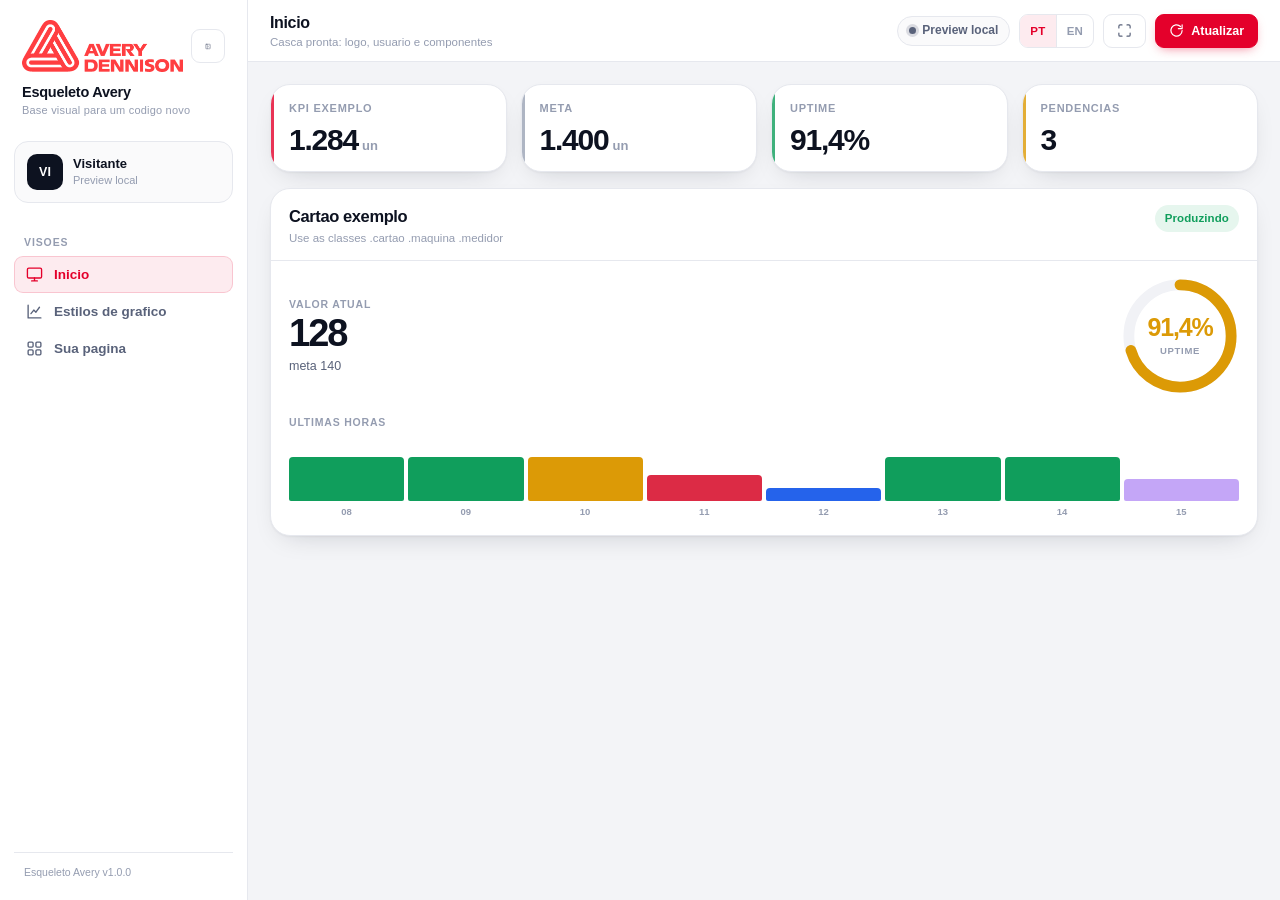
<file: esqueleto/index.html>
<!DOCTYPE html>
<html lang="pt-BR">
<head>
  <meta charset="utf-8">
  <meta name="viewport" content="width=device-width, initial-scale=1, viewport-fit=cover">
  <title>Esqueleto Avery</title>
  <link rel="stylesheet" href="estilos.css">
</head>

<body>
  <div class="casca" id="casca">

    <aside class="lateral">
      <div class="marca">
        <div class="marca-linha">
          <div class="marca-logo" role="img" aria-label="Avery Dennison"></div>
          <button type="button" class="botao botao-sidebar" id="botao-sidebar" title="Recolher menu"></button>
        </div>
        <div class="marca-textos">
          <div class="marca-nome" id="marca-nome">Esqueleto Avery</div>
          <div class="marca-sub" id="marca-sub">Base visual para um codigo novo</div>
        </div>
      </div>

      <div class="cartao-usuario">
        <div class="avatar" id="usuario-iniciais">--</div>
        <div class="usuario-dados">
          <div class="usuario-nome" id="usuario-nome">Carregando</div>
          <div class="usuario-papel" id="usuario-planta">&nbsp;</div>
        </div>
      </div>

      <nav id="nav"></nav>

      <div id="caixa-pendencias" class="caixa-pendencias"></div>

      <div class="lateral-rodape">
        <div id="rodape-versao">&nbsp;</div>
        <div id="rodape-fonte">&nbsp;</div>
      </div>
    </aside>

    <main class="principal">
      <header class="topo">
        <div>
          <div class="topo-titulo" id="topo-titulo">&nbsp;</div>
          <div class="topo-sub" id="topo-sub">&nbsp;</div>
        </div>

        <div class="topo-direita">
          <span class="pilula" id="pilula-estado">
            <span class="ponto"></span><span id="pilula-texto">&nbsp;</span>
          </span>
          <div class="seletor-idioma" id="seletor-idioma" role="group"></div>
          <button class="botao" id="botao-tela" title="Tela cheia"></button>
          <button class="botao primario" id="botao-atualizar"></button>
        </div>
      </header>

      <div class="nav-topo" id="nav-topo"></div>

      <div class="area-conteudo">
        <div class="conteudo" id="conteudo">
          <div class="esqueleto" style="height:110px;margin-bottom:16px"></div>
          <div class="esqueleto" style="height:280px"></div>
        </div>
      </div>
    </main>

  </div>

  <script>
    var PARAMETROS = {};
  </script>
  <script src="app.js"></script>
</body>
</html>
</file>
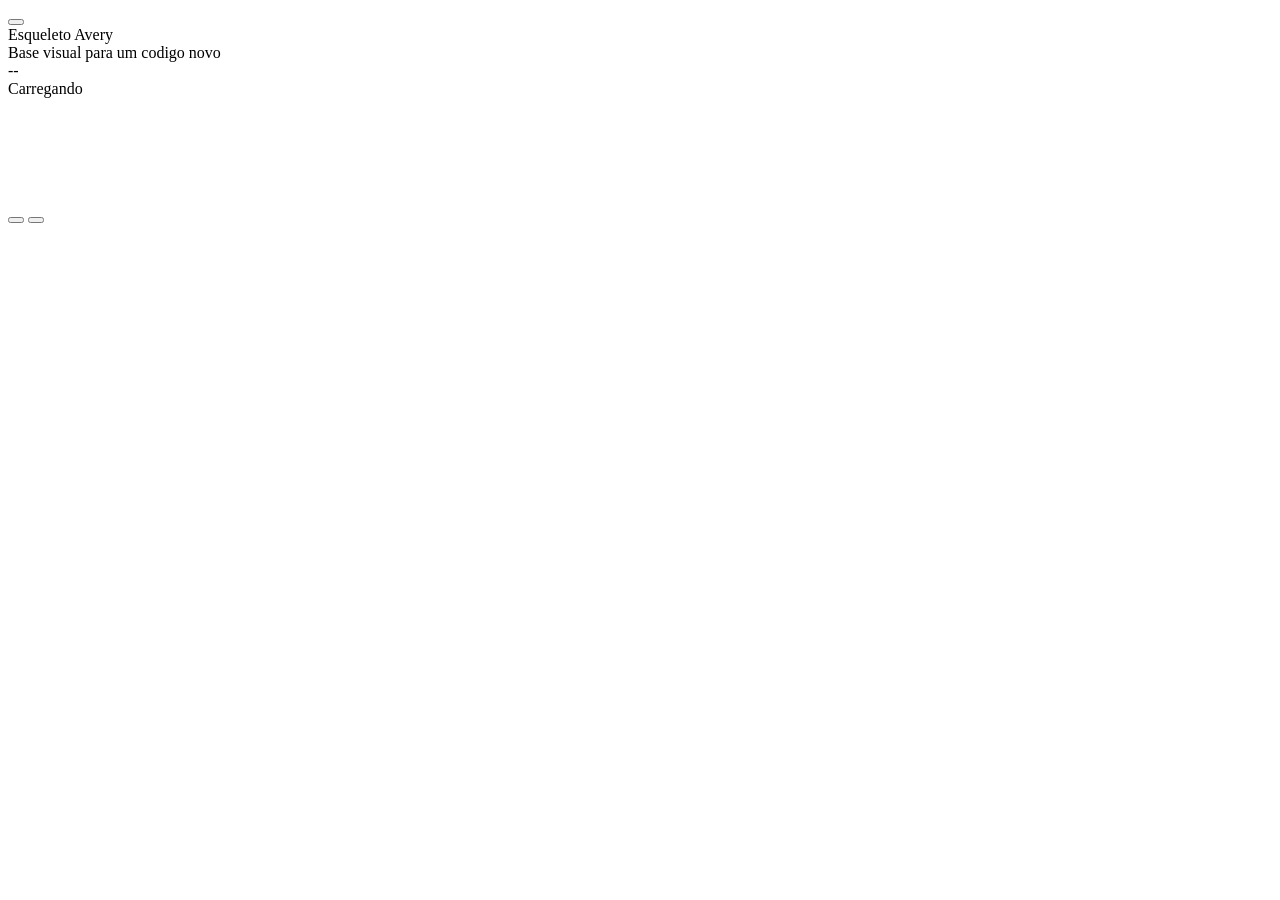
<file: esqueleto/apps-script/Index.html>
<!DOCTYPE html>
<html lang="pt-BR">
<head>
  <base target="_top">
  <meta charset="utf-8">
  <?!= include('Estilos'); ?>
</head>

<body>
  <div class="casca" id="casca">

    <aside class="lateral">
      <div class="marca">
        <div class="marca-linha">
          <div class="marca-logo" role="img" aria-label="Avery Dennison"></div>
          <button type="button" class="botao botao-sidebar" id="botao-sidebar" title="Recolher menu"></button>
        </div>
        <div class="marca-textos">
          <div class="marca-nome" id="marca-nome">Esqueleto Avery</div>
          <div class="marca-sub" id="marca-sub">Base visual para um codigo novo</div>
        </div>
      </div>

      <div class="cartao-usuario">
        <div class="avatar" id="usuario-iniciais">--</div>
        <div class="usuario-dados">
          <div class="usuario-nome" id="usuario-nome">Carregando</div>
          <div class="usuario-papel" id="usuario-planta">&nbsp;</div>
        </div>
      </div>

      <nav id="nav"></nav>

      <div id="caixa-pendencias" class="caixa-pendencias"></div>

      <div class="lateral-rodape">
        <div id="rodape-versao">&nbsp;</div>
        <div id="rodape-fonte">&nbsp;</div>
      </div>
    </aside>

    <main class="principal">
      <header class="topo">
        <div>
          <div class="topo-titulo" id="topo-titulo">&nbsp;</div>
          <div class="topo-sub" id="topo-sub">&nbsp;</div>
        </div>

        <div class="topo-direita">
          <span class="pilula" id="pilula-estado">
            <span class="ponto"></span><span id="pilula-texto">&nbsp;</span>
          </span>
          <div class="seletor-idioma" id="seletor-idioma" role="group"></div>
          <button class="botao" id="botao-tela" title="Tela cheia"></button>
          <button class="botao primario" id="botao-atualizar"></button>
        </div>
      </header>

      <div class="nav-topo" id="nav-topo"></div>

      <div class="area-conteudo">
        <div class="conteudo" id="conteudo">
          <div class="esqueleto" style="height:110px;margin-bottom:16px"></div>
          <div class="esqueleto" style="height:280px"></div>
        </div>
      </div>
    </main>

  </div>

  <script>
    var PARAMETROS = <?!= JSON.stringify(parametros) ?>;
  </script>
  <?!= include('App'); ?>
</body>
</html>
</file>
<file: esqueleto/estilos.css>
/* ==========================================================================
   Esqueleto visual Avery — extraido do Controle Hora por Hora.
   Sem CDN de proposito: o painel precisa sobreviver offline / TV de fabrica.
   Copie este arquivo para um codigo novo e troque so o conteudo da pagina.
   ========================================================================== */
/* ==========================================================================
   Design system. Sem dependencia externa de proposito: o painel fica ligado
   24 horas numa TV de fabrica e uma CDN indisponivel derrubaria o layout.
   ========================================================================== */

:root {
  --bg: #F3F4F7;
  --superficie: #FFFFFF;
  --superficie-2: #FAFAFB;
  --superficie-3: #F1F2F6;
  --linha: #E6E8EE;
  --linha-forte: #D6DAE3;

  --tinta: #0D1220;
  --tinta-2: #59627A;
  --tinta-3: #949CB0;

  --marca: #E4002B;
  --marca-escura: #B80023;
  --marca-suave: #FDEBEF;

  --verde: #109E5C;
  --verde-suave: #E6F6EE;
  --ambar: #DC9A06;
  --ambar-suave: #FEF4E0;
  --vermelho: #DC2B45;
  --vermelho-suave: #FDECEF;
  --azul: #2563EB;
  --azul-suave: #E8F0FE;
  --azul-claro: #38BDF8;
  --cinza: #9AA3B5;
  --cinza-suave: #F0F1F5;
  --roxo: #7C3AED;
  --roxo-suave: #F1EBFE;

  --raio-g: 20px;
  --raio: 14px;
  --raio-p: 9px;

  --sombra-1: 0 1px 2px rgba(13, 18, 32, .05);
  --sombra-2: 0 1px 2px rgba(13, 18, 32, .04), 0 10px 28px -14px rgba(13, 18, 32, .22);
  --sombra-3: 0 2px 4px rgba(13, 18, 32, .05), 0 24px 48px -20px rgba(13, 18, 32, .28);

  --fonte: -apple-system, BlinkMacSystemFont, 'Segoe UI Variable Text', 'Segoe UI',
           Inter, Roboto, 'Helvetica Neue', Arial, sans-serif;

  --lateral: 248px;
  --transicao: 180ms cubic-bezier(.4, 0, .2, 1);
  --logo-avery: url("[data-uri]");
}

* { box-sizing: border-box; }

html, body {
  margin: 0;
  padding: 0;
  height: 100%;
  background: var(--bg);
  color: var(--tinta);
  font-family: var(--fonte);
  font-size: 14px;
  line-height: 1.45;
  -webkit-font-smoothing: antialiased;
  text-rendering: optimizeLegibility;
}

body { overflow: hidden; }

.num {
  font-variant-numeric: tabular-nums;
  font-feature-settings: 'tnum' 1;
}

::-webkit-scrollbar { width: 10px; height: 10px; }
::-webkit-scrollbar-track { background: transparent; }
::-webkit-scrollbar-thumb {
  background: var(--linha-forte);
  border-radius: 99px;
  border: 3px solid var(--bg);
}


/* --------------------------------------------------------------- estrutura */

.casca {
  display: grid;
  grid-template-columns: var(--lateral) 1fr;
  height: 100vh;
  overflow: hidden;
  transition: grid-template-columns 180ms ease;
}

.casca.quiosque { grid-template-columns: 1fr; }
.casca.quiosque .lateral,
.casca.quiosque .topo { display: none; }

.lateral {
  background: var(--superficie);
  border-right: 1px solid var(--linha);
  display: flex;
  flex-direction: column;
  gap: 6px;
  padding: 18px 14px;
  overflow-y: auto;
}

.marca {
  display: flex;
  flex-direction: column;
  align-items: flex-start;
  gap: 10px;
  padding: 2px 8px 16px;
}

.marca-linha {
  display: flex;
  align-items: center;
  justify-content: space-between;
  gap: 8px;
  width: 100%;
}

.botao-sidebar {
  width: 34px;
  padding: 0;
  justify-content: center;
  flex-shrink: 0;
}

.marca-logo {
  display: block;
  flex: 1;
  min-width: 0;
  height: 52px;
  background-image: var(--logo-avery);
  background-repeat: no-repeat;
  background-position: left center;
  background-size: contain;
  flex-shrink: 1;
}

.marca-nome {
  font-weight: 700;
  font-size: 14.5px;
  letter-spacing: -.25px;
}

.marca-sub {
  font-size: 11px;
  color: var(--tinta-3);
  letter-spacing: .2px;
}

.cartao-usuario {
  background: var(--superficie-2);
  border: 1px solid var(--linha);
  border-radius: var(--raio);
  padding: 12px;
  display: flex;
  align-items: center;
  gap: 10px;
  margin-bottom: 14px;
}

.avatar {
  width: 36px;
  height: 36px;
  border-radius: 10px;
  background: var(--tinta);
  color: var(--superficie);
  display: grid;
  place-items: center;
  font-weight: 700;
  font-size: 12.5px;
  flex-shrink: 0;
}

.usuario-dados { min-width: 0; }

.usuario-nome {
  font-weight: 650;
  font-size: 13px;
  white-space: nowrap;
  overflow: hidden;
  text-overflow: ellipsis;
}

.usuario-papel { font-size: 11px; color: var(--tinta-3); }

.nav-titulo {
  font-size: 10.5px;
  font-weight: 700;
  letter-spacing: .9px;
  text-transform: uppercase;
  color: var(--tinta-3);
  padding: 12px 10px 6px;
}

.nav-item {
  display: flex;
  align-items: center;
  gap: 11px;
  padding: 9px 11px;
  border-radius: var(--raio-p);
  color: var(--tinta-2);
  font-weight: 550;
  font-size: 13.5px;
  cursor: pointer;
  border: 1px solid transparent;
  transition: background var(--transicao), color var(--transicao);
  user-select: none;
  width: 100%;
  background: transparent;
  font-family: var(--fonte);
  text-align: left;
}

.nav-item:hover { background: var(--superficie-3); color: var(--tinta); }

.nav-item.ativo {
  background: var(--marca-suave);
  color: var(--marca);
  border-color: rgba(228, 0, 43, .16);
  font-weight: 650;
}

.nav-item.desabilitado { opacity: .45; cursor: not-allowed; }
.nav-item.desabilitado:hover { background: transparent; color: var(--tinta-2); }

.nav-item svg { width: 17px; height: 17px; flex-shrink: 0; }

.nav-marca-breve {
  margin-left: auto;
  font-size: 9.5px;
  font-weight: 700;
  letter-spacing: .4px;
  text-transform: uppercase;
  color: var(--tinta-3);
  background: var(--superficie-3);
  padding: 2px 6px;
  border-radius: 5px;
}

.lateral-rodape {
  padding: 12px 10px 2px;
  font-size: 10.5px;
  color: var(--tinta-3);
  border-top: 1px solid var(--linha);
}

.casca.sidebar-recolhida { --lateral: 72px; }

.casca.sidebar-recolhida .lateral {
  padding: 14px 8px;
  overflow-x: hidden;
}

.casca.sidebar-recolhida .marca {
  align-items: center;
  padding: 2px 0 10px;
}

.casca.sidebar-recolhida .marca-linha { justify-content: center; }

.casca.sidebar-recolhida .marca-logo,
.casca.sidebar-recolhida .marca-textos,
.casca.sidebar-recolhida .usuario-dados,
.casca.sidebar-recolhida .nav-titulo,
.casca.sidebar-recolhida .nav-item > span:not(.sino-badge),
.casca.sidebar-recolhida .nav-marca-breve,
.casca.sidebar-recolhida .lateral-rodape {
  display: none;
}

.casca.sidebar-recolhida .cartao-usuario {
  justify-content: center;
  padding: 8px;
  margin-bottom: 8px;
}

.casca.sidebar-recolhida .nav-item {
  justify-content: center;
  padding: 10px 0;
}

.casca.sidebar-recolhida .sino-item .sino-badge {
  position: absolute;
  top: 2px;
  right: 2px;
  margin: 0;
  min-width: 16px;
  height: 16px;
  font-size: 9.5px;
  padding: 0 4px;
}

.casca.sidebar-recolhida .caixa-pendencias { padding-top: 4px; }


/* -------------------------------------------------------------------- topo */

.principal {
  display: flex;
  flex-direction: column;
  overflow: hidden;
  min-width: 0;
}

.topo {
  height: 62px;
  flex-shrink: 0;
  background: var(--superficie);
  border-bottom: 1px solid var(--linha);
  display: flex;
  align-items: center;
  gap: 14px;
  padding: 0 22px;
}

.topo-titulo { font-size: 16px; font-weight: 700; letter-spacing: -.35px; }
.topo-sub { font-size: 11.5px; color: var(--tinta-3); }
.topo-direita { margin-left: auto; display: flex; align-items: center; gap: 9px; }

.pilula {
  display: inline-flex;
  align-items: center;
  gap: 6px;
  height: 30px;
  padding: 0 11px;
  border-radius: 99px;
  font-size: 12px;
  font-weight: 600;
  border: 1px solid var(--linha);
  background: var(--superficie-2);
  color: var(--tinta-2);
  white-space: nowrap;
}

.pilula.ok { background: var(--verde-suave); color: var(--verde); border-color: transparent; }
.pilula.erro { background: var(--vermelho-suave); color: var(--vermelho); border-color: transparent; }

.ponto {
  width: 7px;
  height: 7px;
  border-radius: 99px;
  background: currentColor;
  box-shadow: 0 0 0 3px color-mix(in srgb, currentColor 20%, transparent);
}

.ponto.pulsa { animation: pulsar 2.4s ease-in-out infinite; }

@keyframes pulsar {
  0%, 100% { opacity: 1; }
  50% { opacity: .35; }
}

.botao {
  display: inline-flex;
  align-items: center;
  gap: 7px;
  height: 34px;
  padding: 0 13px;
  border-radius: var(--raio-p);
  border: 1px solid var(--linha);
  background: var(--superficie);
  color: var(--tinta-2);
  font-family: var(--fonte);
  font-size: 12.5px;
  font-weight: 600;
  cursor: pointer;
  transition: all var(--transicao);
  white-space: nowrap;
}

.botao:hover { background: var(--superficie-3); color: var(--tinta); border-color: var(--linha-forte); }
.botao:disabled { opacity: .55; cursor: wait; }
.botao svg { width: 15px; height: 15px; }

.seletor-idioma {
  display: inline-flex;
  border: 1px solid var(--linha);
  border-radius: var(--raio-p);
  overflow: hidden;
  height: 34px;
  background: var(--superficie);
}

.seletor-idioma button {
  border: 0;
  background: transparent;
  color: var(--tinta-3);
  font-family: var(--fonte);
  font-size: 11.5px;
  font-weight: 750;
  letter-spacing: .3px;
  padding: 0 10px;
  cursor: pointer;
}

.seletor-idioma button + button { border-left: 1px solid var(--linha); }
.seletor-idioma button:hover { color: var(--tinta); background: var(--superficie-3); }
.seletor-idioma button.ativo { background: var(--marca-suave); color: var(--marca); }

.botao.primario {
  background: var(--marca);
  border-color: var(--marca);
  color: #fff;
  box-shadow: 0 4px 12px -5px rgba(228, 0, 43, .6);
}

.botao.primario:hover { background: var(--marca-escura); border-color: var(--marca-escura); color: #fff; }
.botao.girando svg { animation: girar 900ms linear infinite; }

#botao-atualizar.pendente {
  background: var(--azul-claro);
  border-color: #0EA5E9;
  color: #fff;
  box-shadow: 0 4px 12px -5px rgba(14, 165, 233, .55);
}
#botao-atualizar.pendente:hover {
  background: #0EA5E9;
  border-color: #0284C7;
  color: #fff;
}
#botao-atualizar.carregando {
  background: var(--verde);
  border-color: var(--verde);
  color: #fff;
  box-shadow: 0 4px 12px -5px rgba(16, 158, 92, .55);
}
#botao-atualizar.carregando:hover {
  background: #0B8A4E;
  border-color: #0B8A4E;
  color: #fff;
}

@keyframes girar { to { transform: rotate(360deg); } }

.area-conteudo {
  position: relative;
  flex: 1;
  min-height: 0;
  display: flex;
  flex-direction: column;
}

.conteudo {
  flex: 1;
  overflow-y: auto;
  padding: 22px;
}

.overlay-carga {
  position: absolute;
  inset: 0;
  z-index: 40;
  display: none;
  align-items: flex-start;
  justify-content: center;
  padding-top: 18vh;
  background: rgba(243, 244, 247, .62);
  backdrop-filter: blur(1.5px);
  cursor: wait;
}
.casca.app-ocupado .overlay-carga { display: flex; }
.casca.app-ocupado { cursor: wait; }
.casca.quiosque .overlay-carga { display: none !important; }

.overlay-carga-caixa {
  display: inline-flex;
  align-items: center;
  gap: 10px;
  padding: 12px 16px;
  border-radius: 999px;
  background: var(--superficie);
  border: 1px solid var(--linha);
  box-shadow: var(--sombra-1);
  color: var(--tinta-2);
  font-size: 13.5px;
  font-weight: 650;
}
.overlay-carga-giro {
  width: 16px;
  height: 16px;
  border-radius: 50%;
  border: 2px solid var(--linha-forte);
  border-top-color: var(--verde);
  animation: girar 700ms linear infinite;
  flex-shrink: 0;
}

.nav-topo {
  display: none;
  gap: 6px;
  padding: 8px 16px;
  overflow-x: auto;
  background: var(--superficie);
  border-bottom: 1px solid var(--linha);
  flex-shrink: 0;
}

.nav-topo .nav-item {
  width: auto;
  flex-shrink: 0;
  padding: 7px 10px;
  font-size: 12.5px;
}

.nav-topo .nav-item svg { width: 15px; height: 15px; }

.casca.quiosque .conteudo { padding: 26px 30px; }

/* ------------------------------------------------------------------ cartao */

.cartao {
  background: var(--superficie);
  border: 1px solid var(--linha);
  border-radius: var(--raio-g);
  box-shadow: var(--sombra-2);
}

.grade-kpi {
  display: grid;
  grid-template-columns: repeat(auto-fit, minmax(210px, 1fr));
  gap: 14px;
  margin-bottom: 16px;
}

.grade-kpi-gerencial {
  grid-template-columns: repeat(2, minmax(210px, 1fr));
}

.grade-kpi-gerencial .kpi-valor { font-size: 42px; }

@media (max-width: 700px) {
  .grade-kpi-gerencial { grid-template-columns: 1fr; }
}

.kpi { padding: 16px 18px; position: relative; overflow: hidden; }

.kpi::after {
  content: '';
  position: absolute;
  inset: 0 auto 0 0;
  width: 3px;
  background: var(--cinza);
  opacity: .8;
}

.kpi.destaque::after { background: var(--marca); }
.kpi.verde::after { background: var(--verde); }
.kpi.ambar::after { background: var(--ambar); }
.kpi.vermelho::after { background: var(--vermelho); }

.kpi-rotulo {
  font-size: 11px;
  font-weight: 700;
  letter-spacing: .75px;
  text-transform: uppercase;
  color: var(--tinta-3);
  margin-bottom: 7px;
}

.kpi-valor {
  font-size: 30px;
  font-weight: 750;
  letter-spacing: -1.2px;
  line-height: 1.05;
}

.kpi-unidade { font-size: 13px; font-weight: 600; color: var(--tinta-3); margin-left: 4px; letter-spacing: 0; }
.kpi-apoio { font-size: 12px; color: var(--tinta-2); margin-top: 6px; }


/* --------------------------------------------------------- cartao maquina */

.grade-maquinas {
  display: grid;
  grid-template-columns: repeat(auto-fit, minmax(360px, 1fr));
  gap: 14px;
  overflow: visible;
}

.maquina { padding: 0; overflow: visible; display: flex; flex-direction: column; position: relative; }
.maquina:hover { z-index: 4; }

.maquina-topo {
  display: flex;
  align-items: flex-start;
  gap: 12px;
  padding: 16px 18px 13px;
  border-bottom: 1px solid var(--linha);
}

.maquina-nome { font-size: 16.5px; font-weight: 720; letter-spacing: -.4px; }
.maquina-setor { font-size: 11.5px; color: var(--tinta-3); margin-top: 1px; }

.selo-estado {
  margin-left: auto;
  display: inline-flex;
  align-items: center;
  gap: 6px;
  padding: 5px 10px;
  border-radius: 99px;
  font-size: 11.5px;
  font-weight: 700;
  letter-spacing: .1px;
  white-space: nowrap;
}

.e-PRODUZINDO { background: var(--verde-suave); color: var(--verde); }
.e-SETUP { background: var(--azul-suave); color: var(--azul); }
.e-PARADA, .e-PARADA_NAO_JUSTIFICADA { background: var(--vermelho-suave); color: var(--vermelho); }
.e-PARADA_PLANEJADA { background: var(--roxo-suave); color: var(--roxo); }
.e-NAO_DECLARADO { background: var(--ambar-suave); color: var(--ambar); }
.e-FORA_TURNO, .e-SEM_DADO { background: var(--cinza-suave); color: var(--tinta-3); }

.maquina-corpo { display: flex; gap: 18px; padding: 16px 18px; align-items: center; }

.bloco-atual { flex: 1; min-width: 0; }

.bloco-atual .rotulo {
  font-size: 10.5px;
  font-weight: 700;
  letter-spacing: .8px;
  text-transform: uppercase;
  color: var(--tinta-3);
}

.bloco-atual .valor {
  font-size: 38px;
  font-weight: 780;
  letter-spacing: -2px;
  line-height: 1.05;
  margin-top: 2px;
}

.bloco-atual .contra { font-size: 12.5px; color: var(--tinta-2); margin-top: 3px; }
.bloco-atual .item-atual {
  font-size: 12px;
  color: var(--tinta-2);
  margin-top: 8px;
  display: flex;
  align-items: center;
  gap: 6px;
  min-width: 0;
}

.bloco-atual .item-nome {
  min-width: 0;
  overflow: hidden;
  text-overflow: ellipsis;
  white-space: nowrap;
}

.bloco-atual .item-codigo {
  font-weight: 720;
  color: var(--tinta);
  letter-spacing: -.2px;
}

.medidor { position: relative; width: 118px; height: 118px; flex-shrink: 0; }
.medidor svg { transform: rotate(-90deg); }
.medidor-centro {
  position: absolute;
  inset: 0;
  display: grid;
  place-content: center;
  text-align: center;
}
.medidor-valor { font-size: 25px; font-weight: 780; letter-spacing: -1.2px; line-height: 1; }
.medidor-legenda {
  font-size: 9.5px;
  font-weight: 700;
  letter-spacing: .7px;
  text-transform: uppercase;
  color: var(--tinta-3);
  margin-top: 4px;
}

.maquina-rodape {
  display: grid;
  grid-template-columns: 1fr 1fr;
  border-top: 1px solid var(--linha);
  background: var(--superficie-2);
}

.resumo-celula { padding: 11px 18px; }
.resumo-celula + .resumo-celula { border-left: 1px solid var(--linha); }

.resumo-celula .rotulo {
  font-size: 10.5px;
  font-weight: 700;
  letter-spacing: .8px;
  text-transform: uppercase;
  color: var(--tinta-3);
}

.resumo-linha { display: flex; align-items: baseline; gap: 7px; margin-top: 3px; }
.resumo-valor { font-size: 17px; font-weight: 720; letter-spacing: -.5px; }
.resumo-pct { font-size: 12.5px; font-weight: 700; }

.pct-verde { color: var(--verde); }
.pct-ambar { color: var(--ambar); }
.pct-vermelho { color: var(--vermelho); }
.pct-neutro { color: var(--tinta-3); }


/* ------------------------------------------------------------ faixa horas */

.faixa { padding: 4px 18px 16px; overflow: visible; }

.faixa-cabecalho {
  display: flex;
  align-items: center;
  justify-content: space-between;
  font-size: 10.5px;
  font-weight: 700;
  letter-spacing: .8px;
  text-transform: uppercase;
  color: var(--tinta-3);
  margin-bottom: 9px;
}

.faixa-barras {
  display: flex;
  gap: 4px;
  align-items: flex-end;
  height: 80px;
  padding-top: 18px;
  box-sizing: border-box;
  overflow: visible;
}

.barra-slot {
  flex: 1;
  height: 100%;
  display: flex;
  flex-direction: column;
  justify-content: flex-end;
  gap: 4px;
  cursor: default;
  position: relative;
  overflow: visible;
}

.barra-slot.pendente,
.barra-slot.clicavel { cursor: pointer; }

.barra-wrap {
  position: relative;
  width: 100%;
  min-height: 3px;
  display: flex;
  flex-direction: column;
}

.barra {
  flex: 1;
  width: 100%;
  border-radius: 4px 4px 2px 2px;
  min-height: 3px;
  background: var(--cinza);
  transition: opacity var(--transicao);
}

.barra-slot:hover .barra { opacity: .75; }
.barra-slot.clicavel:hover .barra { opacity: 1; box-shadow: 0 0 0 2px var(--linha-forte); }
.barra-slot.pendente:hover .barra { opacity: 1; box-shadow: 0 0 0 2px var(--ambar); }

.barra-alerta {
  position: absolute;
  left: 50%;
  bottom: 100%;
  transform: translateX(-50%);
  margin-bottom: 3px;
  width: 16px;
  height: 16px;
  border-radius: 50%;
  background: var(--ambar);
  color: #fff;
  font-size: 11px;
  font-weight: 800;
  line-height: 16px;
  text-align: center;
  z-index: 3;
  box-shadow: 0 0 0 2px var(--superficie);
  pointer-events: none;
}

.cel-alerta {
  top: 3px;
  right: 3px;
  left: auto;
  bottom: auto;
  margin-bottom: 0;
  transform: none;
  width: 14px;
  height: 14px;
  font-size: 10px;
  line-height: 14px;
}

td.celula.pendente,
td.celula.clicavel { cursor: pointer; }
td.celula .cel-alerta { z-index: 6; }

.barra.b-PRODUZINDO { background: var(--verde); }
.barra.b-ATENCAO { background: var(--ambar); }
.barra.b-ABAIXO { background: var(--vermelho); }
.barra.b-SETUP { background: var(--azul); }
.barra.b-PARADA, .barra.b-PARADA_NAO_JUSTIFICADA { background: var(--vermelho); opacity: .35; }
.barra.b-PARADA_PLANEJADA { background: var(--roxo); opacity: .45; }
.barra.b-NAO_DECLARADO {
  background: repeating-linear-gradient(45deg, var(--ambar) 0 4px, transparent 4px 8px);
  border: 1px solid var(--ambar);
}
.barra.b-FORA_TURNO, .barra.b-SEM_DADO { background: var(--linha-forte); }

.barra-hora {
  font-size: 9.5px;
  color: var(--tinta-3);
  text-align: center;
  font-weight: 600;
}

.dica {
  position: absolute;
  bottom: calc(100% + 6px);
  left: 50%;
  transform: translateX(-50%);
  background: var(--tinta);
  color: var(--superficie);
  padding: 10px 12px;
  border-radius: var(--raio-p);
  font-size: 11.5px;
  line-height: 1.45;
  white-space: normal;
  width: max-content;
  max-width: min(240px, 62vw);
  text-align: left;
  opacity: 0;
  pointer-events: none;
  transition: opacity var(--transicao);
  z-index: 50;
  box-shadow: var(--sombra-3);
}

.barra-slot:hover { z-index: 6; }
.barra-slot:hover .dica { opacity: 1; }
.barra-slot:first-child .dica,
.barra-slot:nth-child(2) .dica {
  left: 0;
  transform: none;
}
.barra-slot:last-child .dica,
.barra-slot:nth-last-child(2) .dica {
  left: auto;
  right: 0;
  transform: none;
}
.dica b { font-weight: 700; display: block; margin-bottom: 2px; }

/* ------------------------------------------------------------- hora a hora */

.matriz-envolucro { overflow-x: auto; padding: 4px; }

table.matriz { border-collapse: separate; border-spacing: 4px; width: 100%; }

table.matriz th {
  font-size: 10.5px;
  font-weight: 700;
  letter-spacing: .5px;
  text-transform: uppercase;
  color: var(--tinta-3);
  text-align: center;
  padding: 4px 2px;
  white-space: nowrap;
}

table.matriz th.col-maquina { text-align: left; padding-left: 12px; min-width: 150px; }

table.matriz td.celula-maquina {
  font-size: 13.5px;
  font-weight: 680;
  letter-spacing: -.2px;
  padding: 8px 12px;
  background: var(--superficie);
  border: 1px solid var(--linha);
  border-radius: var(--raio-p);
  white-space: nowrap;
  position: sticky;
  left: 0;
  z-index: 2;
  cursor: pointer;
}

table.matriz td.celula-maquina:hover,
table.matriz tr.pareto-ativa td.celula-maquina {
  border-color: var(--marca);
  background: var(--marca-suave);
}

th .matriz-dia {
  display: block;
  font-size: 9px;
  color: var(--tinta-3);
  margin-bottom: 2px;
}

td.celula {
  min-width: 62px;
  height: 52px;
  border-radius: var(--raio-p);
  text-align: center;
  padding: 5px 3px;
  border: 1px solid transparent;
  transition: transform var(--transicao);
  position: relative;
}

td.celula:hover { transform: scale(1.06); z-index: 5; }
td.celula .qtd { font-size: 12.5px; font-weight: 700; letter-spacing: -.3px; }
td.celula .pct { font-size: 10.5px; font-weight: 650; opacity: .82; margin-top: 1px; }

.c-verde { background: var(--verde-suave); color: var(--verde); border-color: color-mix(in srgb, var(--verde) 22%, transparent); }
.c-ambar { background: var(--ambar-suave); color: var(--ambar); border-color: color-mix(in srgb, var(--ambar) 22%, transparent); }
.c-vermelho { background: var(--vermelho-suave); color: var(--vermelho); border-color: color-mix(in srgb, var(--vermelho) 22%, transparent); }
.c-azul { background: var(--azul-suave); color: var(--azul); border-color: color-mix(in srgb, var(--azul) 22%, transparent); }
.c-roxo { background: var(--roxo-suave); color: var(--roxo); border-color: color-mix(in srgb, var(--roxo) 22%, transparent); }
.c-neutro { background: var(--superficie-3); color: var(--tinta-3); }
.c-vazio { background: transparent; border: 1px dashed var(--linha); color: var(--tinta-3); }
.c-tracejado {
  background: var(--ambar-suave);
  color: var(--ambar);
  border: 1px dashed var(--ambar);
}

.legenda { display: flex; flex-wrap: wrap; gap: 14px; padding: 14px 18px; align-items: center; }
.legenda-item { display: flex; align-items: center; gap: 7px; font-size: 11.5px; color: var(--tinta-2); font-weight: 550; }
.legenda-cor { width: 13px; height: 13px; border-radius: 4px; }

/* ---------------------------------------------------------------- avisos */

.secao-titulo {
  display: flex;
  align-items: center;
  gap: 9px;
  font-size: 12px;
  font-weight: 700;
  letter-spacing: .7px;
  text-transform: uppercase;
  color: var(--tinta-3);
  margin: 22px 2px 11px;
}

.secao-titulo::after { content: ''; flex: 1; height: 1px; background: var(--linha); }

.aviso {
  display: flex;
  align-items: flex-start;
  gap: 10px;
  padding: 11px 14px;
  border-radius: var(--raio);
  font-size: 13px;
  font-weight: 550;
  border: 1px solid transparent;
  margin-bottom: 8px;
}

.aviso.atencao { background: var(--ambar-suave); color: var(--ambar); border-color: color-mix(in srgb, var(--ambar) 20%, transparent); }
.aviso.critico { background: var(--vermelho-suave); color: var(--vermelho); border-color: color-mix(in srgb, var(--vermelho) 20%, transparent); }
.aviso.ok { background: var(--verde-suave); color: var(--verde); border-color: color-mix(in srgb, var(--verde) 20%, transparent); }
.aviso svg { width: 16px; height: 16px; flex-shrink: 0; margin-top: 1px; }

.caixa-pendencias {
  margin-top: auto;
  flex-shrink: 0;
  padding-top: 8px;
}

.sino-item { position: relative; }
.sino-item.tem-pendencias { color: var(--tinta); }
.sino-item.aberto {
  background: var(--superficie-3);
  color: var(--tinta);
}

.sino-badge {
  margin-left: auto;
  min-width: 20px;
  height: 20px;
  padding: 0 6px;
  border-radius: 99px;
  background: var(--marca);
  color: #fff;
  font-size: 11px;
  font-weight: 800;
  letter-spacing: 0;
  display: inline-flex;
  align-items: center;
  justify-content: center;
  line-height: 1;
  flex-shrink: 0;
}

.sino-badge.critico { background: var(--vermelho); }
.sino-item .sino-badge { margin-right: 0; }

.lista-pendencias {
  max-height: 42vh;
  overflow-y: auto;
  padding: 8px 2px 4px;
}

.lista-pendencias .aviso { margin-bottom: 6px; font-size: 12.5px; padding: 9px 11px; }

.sino-compacto {
  position: relative;
  display: none;
  width: 34px;
  padding: 0;
  justify-content: center;
}

.sino-compacto .sino-badge {
  position: absolute;
  top: -5px;
  right: -5px;
  margin: 0;
  min-width: 16px;
  height: 16px;
  font-size: 9.5px;
  padding: 0 4px;
}

.sino-flutuante {
  display: none;
  position: fixed;
  top: 18px;
  right: 18px;
  z-index: 55;
  width: 48px;
  height: 48px;
  border: 0;
  border-radius: 16px;
  background: var(--superficie);
  color: var(--tinta);
  box-shadow: var(--sombra-3);
  align-items: center;
  justify-content: center;
  cursor: pointer;
}

.sino-flutuante svg { width: 22px; height: 22px; }
.sino-flutuante .sino-badge {
  position: absolute;
  top: -4px;
  right: -4px;
  margin: 0;
}

.folha-pendencias[hidden] { display: none; }
.folha-pendencias {
  position: fixed;
  inset: 0;
  z-index: 75;
}

.folha-fundo { position: absolute; inset: 0; background: rgba(13, 18, 32, .4); }

.folha-corpo {
  position: absolute;
  right: 18px;
  top: 72px;
  width: min(420px, calc(100vw - 36px));
  max-height: min(70vh, 560px);
  overflow: hidden;
  display: flex;
  flex-direction: column;
  background: var(--superficie);
  border-radius: var(--raio-g);
  box-shadow: var(--sombra-3);
  border: 1px solid var(--linha);
}

.folha-topo {
  display: flex;
  align-items: center;
  justify-content: space-between;
  gap: 12px;
  padding: 14px 16px 10px;
  border-bottom: 1px solid var(--linha);
}

.folha-topo strong { font-size: 14px; letter-spacing: -.2px; }
.folha-corpo .lista-pendencias { padding: 12px 14px; max-height: none; flex: 1; }

.casca.quiosque .folha-corpo { top: 78px; right: 18px; }

.vazio-estado { padding: 70px 24px; text-align: center; color: var(--tinta-3); }
.vazio-estado h3 { font-size: 17px; font-weight: 700; color: var(--tinta-2); margin: 0 0 7px; letter-spacing: -.3px; }
.vazio-estado p { font-size: 13.5px; margin: 0 auto; max-width: 430px; line-height: 1.6; }

.esqueleto {
  background: linear-gradient(90deg, var(--superficie-3) 25%, var(--linha) 37%, var(--superficie-3) 63%);
  background-size: 400% 100%;
  animation: brilho 1.4s ease infinite;
  border-radius: var(--raio);
}

@keyframes brilho {
  0% { background-position: 100% 50%; }
  100% { background-position: 0 50%; }
}

@media (max-width: 900px) {
  .casca { grid-template-columns: 1fr; }
  .lateral { display: none; }
  .nav-topo { display: flex; }
  .sino-compacto { display: inline-flex; }
}

.abas {
  display: flex;
  gap: 6px;
  margin-bottom: 16px;
  padding: 4px;
  background: var(--superficie);
  border: 1px solid var(--linha);
  border-radius: var(--raio);
  width: fit-content;
}

.aba {
  border: 0;
  background: transparent;
  color: var(--tinta-2);
  font-family: var(--fonte);
  font-size: 13.5px;
  font-weight: 650;
  padding: 8px 16px;
  border-radius: var(--raio-p);
  cursor: pointer;
}

.aba:hover { color: var(--tinta); background: var(--superficie-3); }
.aba.ativa { background: var(--marca-suave); color: var(--marca); }

.grade-cadastro {
  display: grid;
  grid-template-columns: minmax(0, 360px) minmax(0, 1fr);
  gap: 14px;
  margin-bottom: 14px;
}

@media (max-width: 1100px) {
  .grade-cadastro { grid-template-columns: 1fr; }
}

.painel-form { padding: 18px; min-width: 0; }
.painel-form h3 {
  margin: 0 0 14px;
  font-size: 14px;
  letter-spacing: -.2px;
}

.campo { display: flex; flex-direction: column; gap: 5px; margin-bottom: 12px; min-width: 0; }
.campo label {
  font-size: 11px;
  font-weight: 700;
  letter-spacing: .7px;
  text-transform: uppercase;
  color: var(--tinta-3);
}

.campo input, .campo select, .campo textarea {
  height: 38px;
  width: 100%;
  min-width: 0;
  max-width: 100%;
  border: 1px solid var(--linha);
  border-radius: var(--raio-p);
  background: var(--superficie-2);
  color: var(--tinta);
  font-family: var(--fonte);
  font-size: 13.5px;
  padding: 0 11px;
  outline: none;
}

.campo textarea { height: 72px; padding: 9px 11px; resize: vertical; }
.campo input:focus, .campo select:focus, .campo textarea:focus {
  border-color: var(--marca);
  box-shadow: 0 0 0 3px rgba(228, 0, 43, .12);
}

.campo select optgroup {
  font-weight: 700;
  color: var(--tinta-2);
}

.campo-linha {
  display: grid;
  grid-template-columns: minmax(0, 1fr) minmax(0, 1fr);
  gap: 10px;
  min-width: 0;
}
.campo-linha > .campo { min-width: 0; }

.campo-data {
  position: relative;
  width: 100%;
  min-width: 0;
}
.campo .campo-data-texto {
  width: 100%;
  padding-right: 36px;
  font-variant-numeric: tabular-nums;
}
.campo .campo-data-cal {
  position: absolute;
  right: 6px;
  top: 50%;
  transform: translateY(-50%);
  width: 28px;
  min-width: 0;
  max-width: 28px;
  height: 28px;
  padding: 0;
  border: 0;
  background: transparent;
  color: transparent;
  box-shadow: none;
  cursor: pointer;
}
.campo .campo-data-cal::-webkit-datetime-edit,
.campo .campo-data-cal::-webkit-datetime-edit-fields-wrapper,
.campo .campo-data-cal::-webkit-datetime-edit-text,
.campo .campo-data-cal::-webkit-datetime-edit-month-field,
.campo .campo-data-cal::-webkit-datetime-edit-day-field,
.campo .campo-data-cal::-webkit-datetime-edit-year-field {
  display: none;
}
.campo .campo-data-cal::-webkit-calendar-picker-indicator {
  opacity: 1;
  cursor: pointer;
  width: 18px;
  height: 18px;
  margin: 0;
}
.campo .campo-data-cal:focus {
  border: 0;
  box-shadow: none;
}
.campo-data-hora {
  display: grid;
  grid-template-columns: minmax(0, 1.3fr) minmax(0, 0.7fr);
  gap: 8px;
  align-items: stretch;
  min-width: 0;
}
.campo .campo-hora-texto {
  font-variant-numeric: tabular-nums;
  letter-spacing: .2px;
}

.acoes-form { display: flex; gap: 8px; margin-top: 4px; }

.botao.perigo { color: var(--vermelho); border-color: color-mix(in srgb, var(--vermelho) 30%, var(--linha)); }
.botao.perigo:hover { background: var(--vermelho-suave); color: var(--vermelho); }

.drop-csv {
  border: 1.5px dashed var(--linha-forte);
  border-radius: var(--raio);
  padding: 28px 18px;
  text-align: center;
  color: var(--tinta-2);
  cursor: pointer;
  background: var(--superficie-2);
  transition: border-color var(--transicao), background var(--transicao);
}

.drop-csv:hover, .drop-csv.sobre { border-color: var(--marca); background: var(--marca-suave); color: var(--marca); }
.drop-csv strong { display: block; font-size: 14px; margin-bottom: 4px; }
.drop-csv span { font-size: 12px; color: var(--tinta-3); }

.tabela-wrap { overflow-x: auto; }
table.cadastro {
  width: 100%;
  border-collapse: collapse;
  font-size: 13.5px;
}

table.cadastro th {
  text-align: left;
  font-size: 10.5px;
  font-weight: 700;
  letter-spacing: .7px;
  text-transform: uppercase;
  color: var(--tinta-3);
  padding: 10px 12px;
  border-bottom: 1px solid var(--linha);
}

table.cadastro td {
  padding: 11px 12px;
  border-bottom: 1px solid var(--linha);
  vertical-align: middle;
}

table.cadastro tr:hover td { background: var(--superficie-2); }

.dias {
  display: flex;
  flex-wrap: wrap;
  gap: 6px;
}

.dia {
  width: 38px;
  height: 32px;
  border-radius: 8px;
  border: 1px solid var(--linha);
  background: var(--superficie-2);
  color: var(--tinta-2);
  font-family: var(--fonte);
  font-size: 11.5px;
  font-weight: 700;
  cursor: pointer;
}

.dia.ligado { background: var(--tinta); color: var(--superficie); border-color: var(--tinta); }

.toast {
  position: fixed;
  right: 22px;
  bottom: 22px;
  background: var(--tinta);
  color: var(--superficie);
  padding: 12px 16px;
  border-radius: var(--raio);
  font-size: 13px;
  font-weight: 600;
  box-shadow: var(--sombra-3);
  z-index: 80;
}

.busca-tabela { max-width: 280px; margin-bottom: 12px; }

.barra-filtro {
  display: flex;
  flex-wrap: wrap;
  gap: 8px 10px;
  align-items: flex-end;
  margin-bottom: 12px;
}

.barra-filtro .campo { margin-bottom: 0; min-width: 140px; flex: 1; }
.barra-filtro .campo-estreito { flex: 0 0 168px; min-width: 148px; }
.barra-filtro .acoes-filtro {
  display: flex;
  gap: 8px;
  margin-left: auto;
  padding-bottom: 1px;
}

.filtro-atalhos {
  display: flex;
  gap: 6px;
  flex-wrap: wrap;
  align-items: center;
}

.chip-atalho {
  padding: 7px 11px;
  font-size: 12.5px;
}

.chip-atalho.ativo {
  background: var(--marca-suave);
  color: var(--marca);
  border-color: var(--marca);
}

.pareto-cartao {
  margin-top: 14px;
  padding: 16px 18px 12px;
}

.pareto-topo {
  display: flex;
  align-items: flex-start;
  justify-content: space-between;
  gap: 12px;
  margin-bottom: 14px;
}

.pareto-topo h3 {
  margin: 0;
  font-size: 16px;
  letter-spacing: -.3px;
}

.pareto-sub { color: var(--tinta-2); font-size: 13px; margin-top: 4px; }

.pareto-linha .rank-val { min-width: 92px; text-align: right; }
.rank-cum {
  color: var(--tinta-3);
  font-size: 11.5px;
  font-weight: 650;
  margin-left: 6px;
}

.tendencia {
  display: flex;
  gap: 5px;
  align-items: flex-end;
  height: 128px;
}

.tend-slot {
  flex: 1;
  min-width: 0;
  height: 100%;
  display: flex;
  flex-direction: column;
  justify-content: flex-end;
  gap: 5px;
}

.tend-barra {
  width: 100%;
  border-radius: 4px 4px 2px 2px;
  min-height: 3px;
  background: var(--linha-forte);
}

.tend-barra.verde { background: var(--verde); }
.tend-barra.ambar { background: var(--ambar); }
.tend-barra.vermelho { background: var(--vermelho); }
.tend-barra.neutro { background: var(--linha-forte); }

.tend-dia {
  font-size: 10px;
  text-align: center;
  color: var(--tinta-3);
  font-weight: 650;
  white-space: nowrap;
}

.rank-linha {
  display: grid;
  grid-template-columns: minmax(72px, 120px) 1fr auto;
  gap: 10px;
  align-items: center;
  margin-bottom: 9px;
}

.rank-nome {
  font-size: 13px;
  font-weight: 650;
  overflow: hidden;
  text-overflow: ellipsis;
  white-space: nowrap;
}

.rank-trilha {
  height: 8px;
  background: var(--superficie-3);
  border-radius: 99px;
  overflow: hidden;
}

.rank-fill {
  height: 100%;
  border-radius: 99px;
  background: var(--marca);
}

.rank-fill.perda { background: var(--vermelho); }
.rank-fill.setup { background: var(--azul); }
.rank-fill.parada { background: var(--ambar); }

.rank-val {
  font-size: 12.5px;
  font-weight: 700;
  color: var(--tinta-2);
  min-width: 64px;
  text-align: right;
}
</file>
